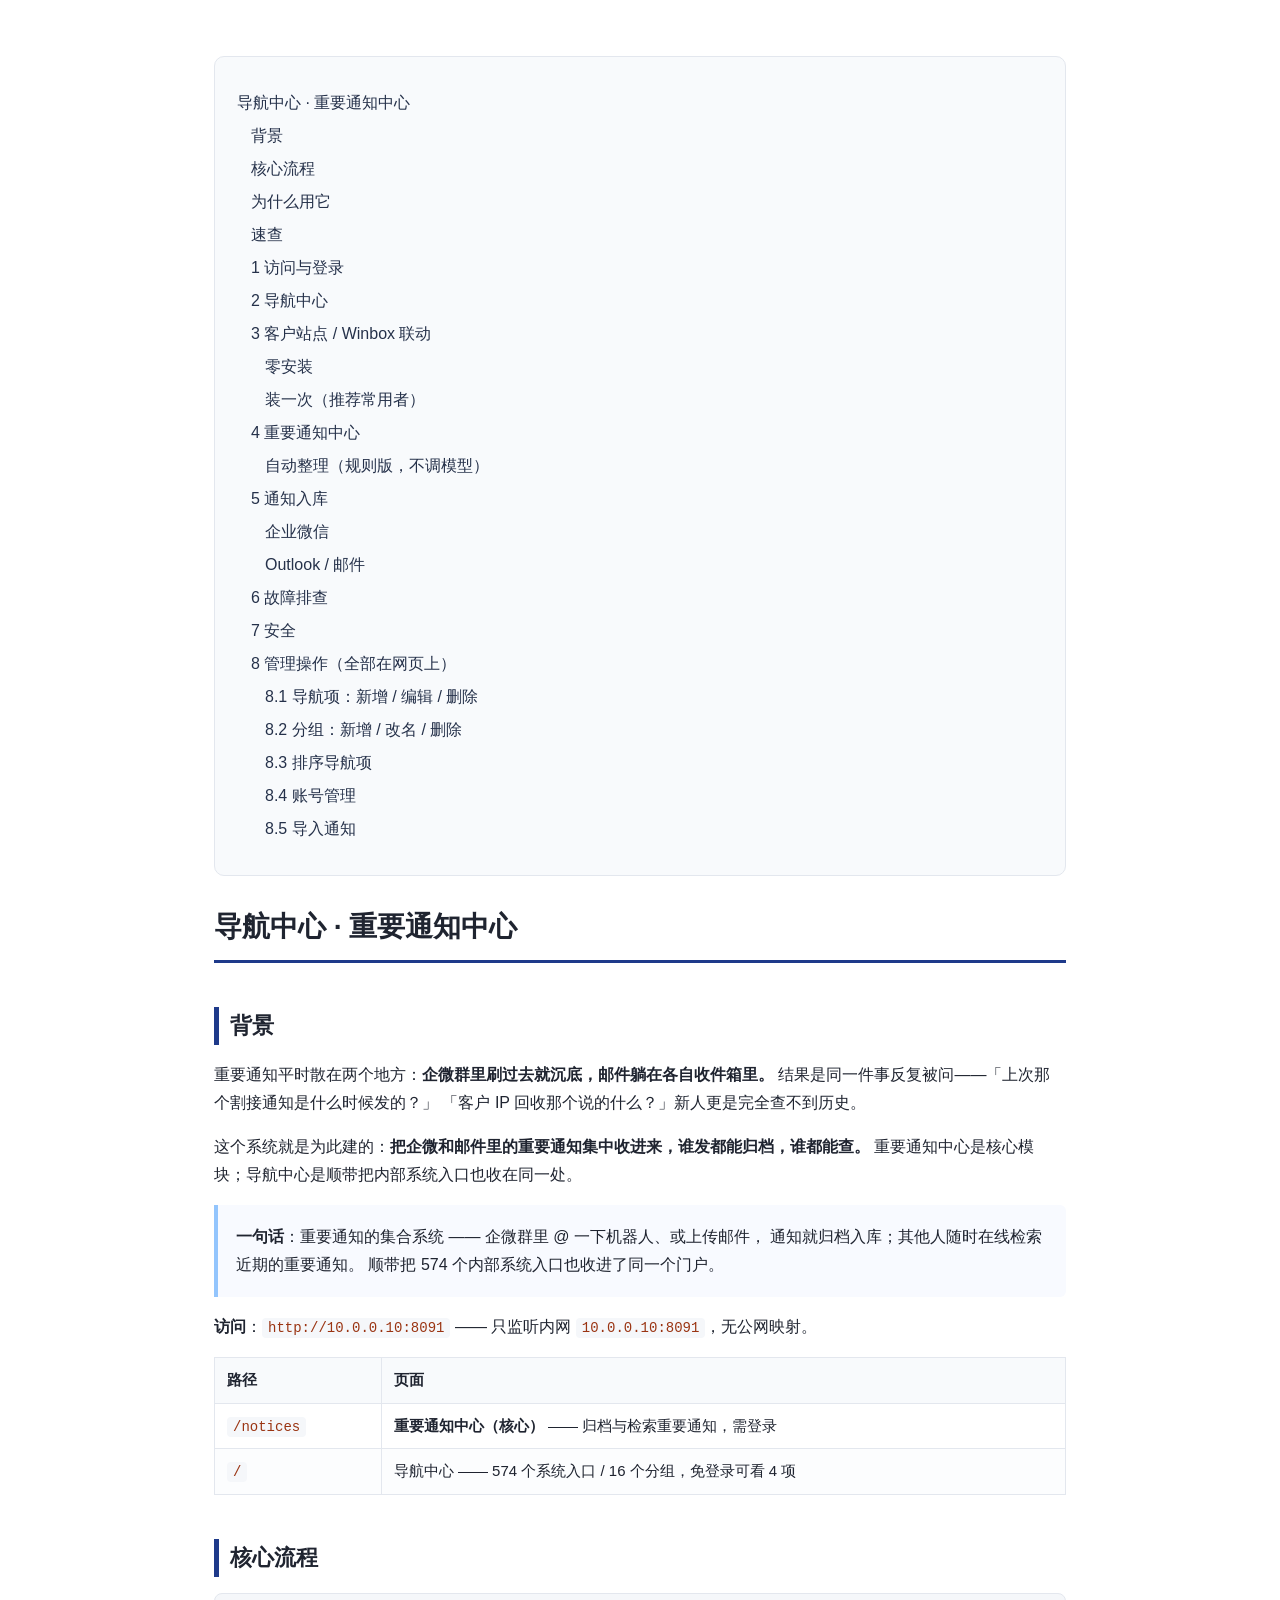
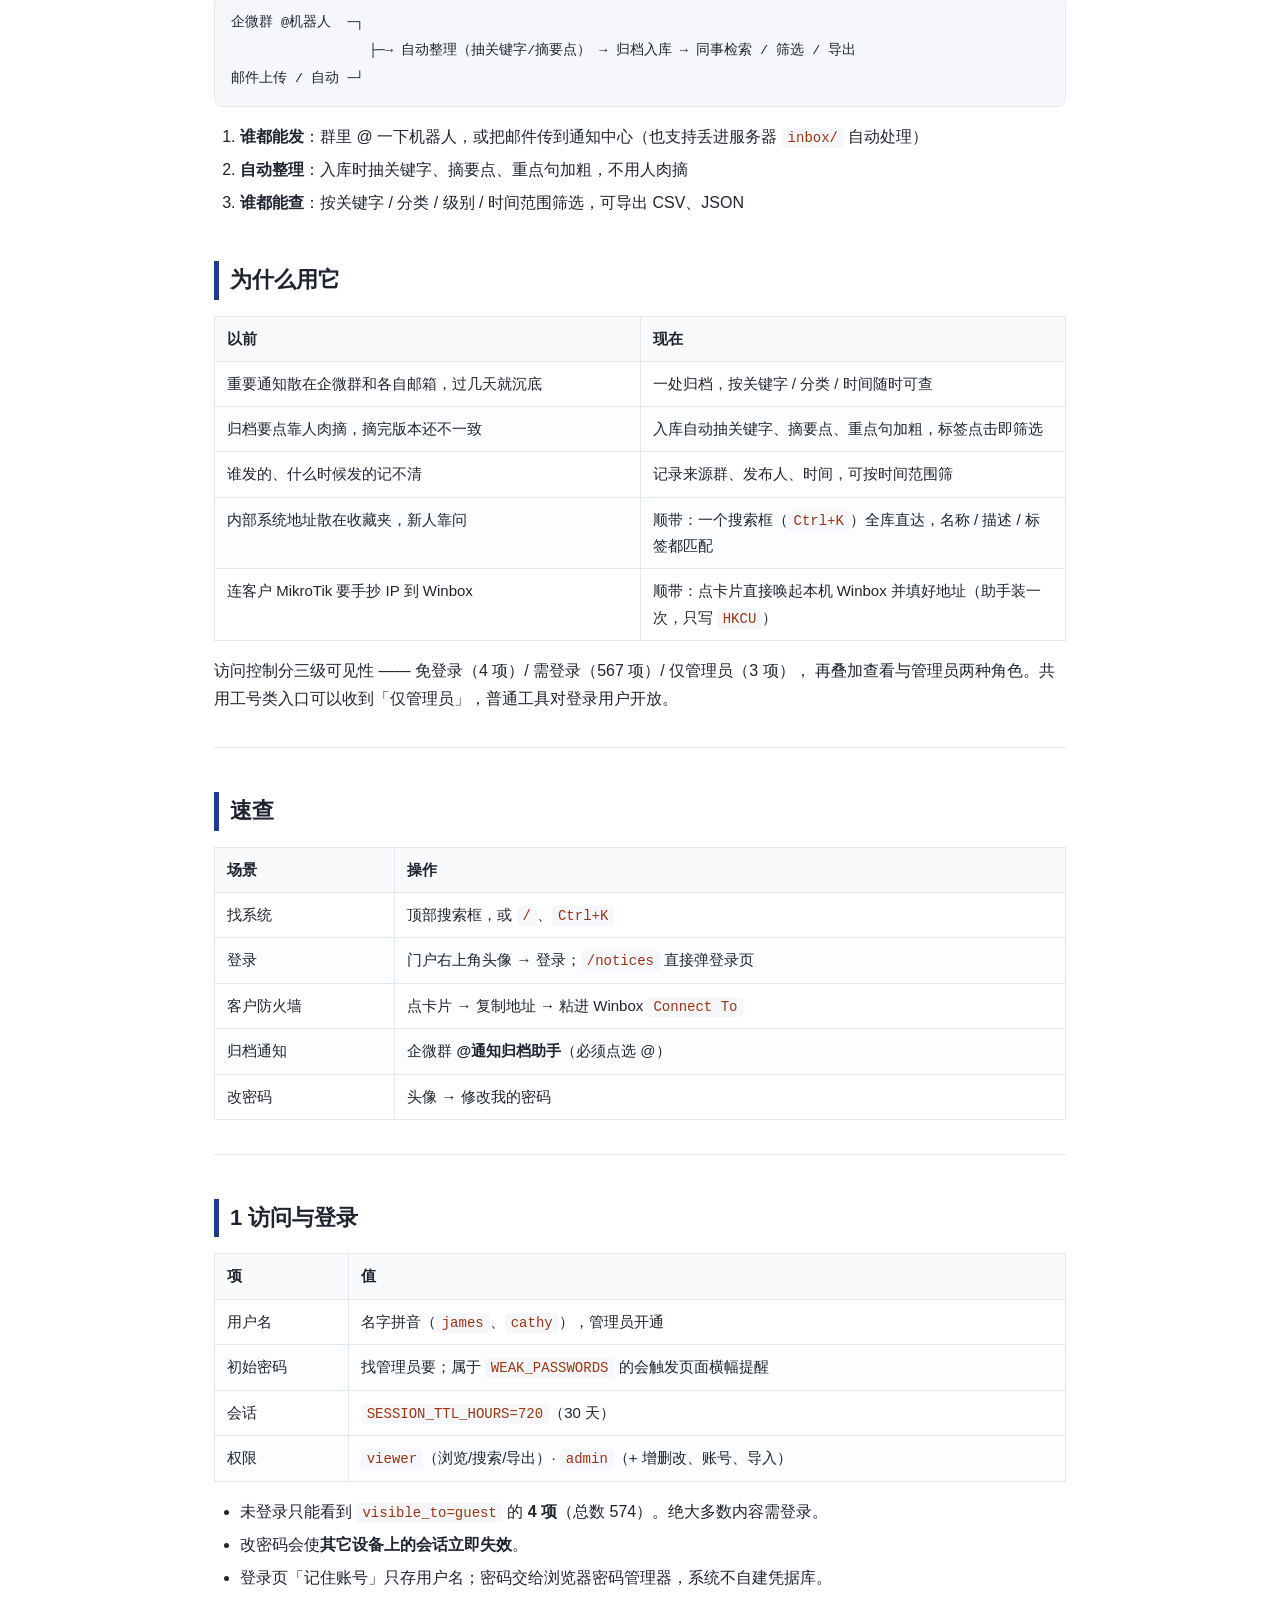
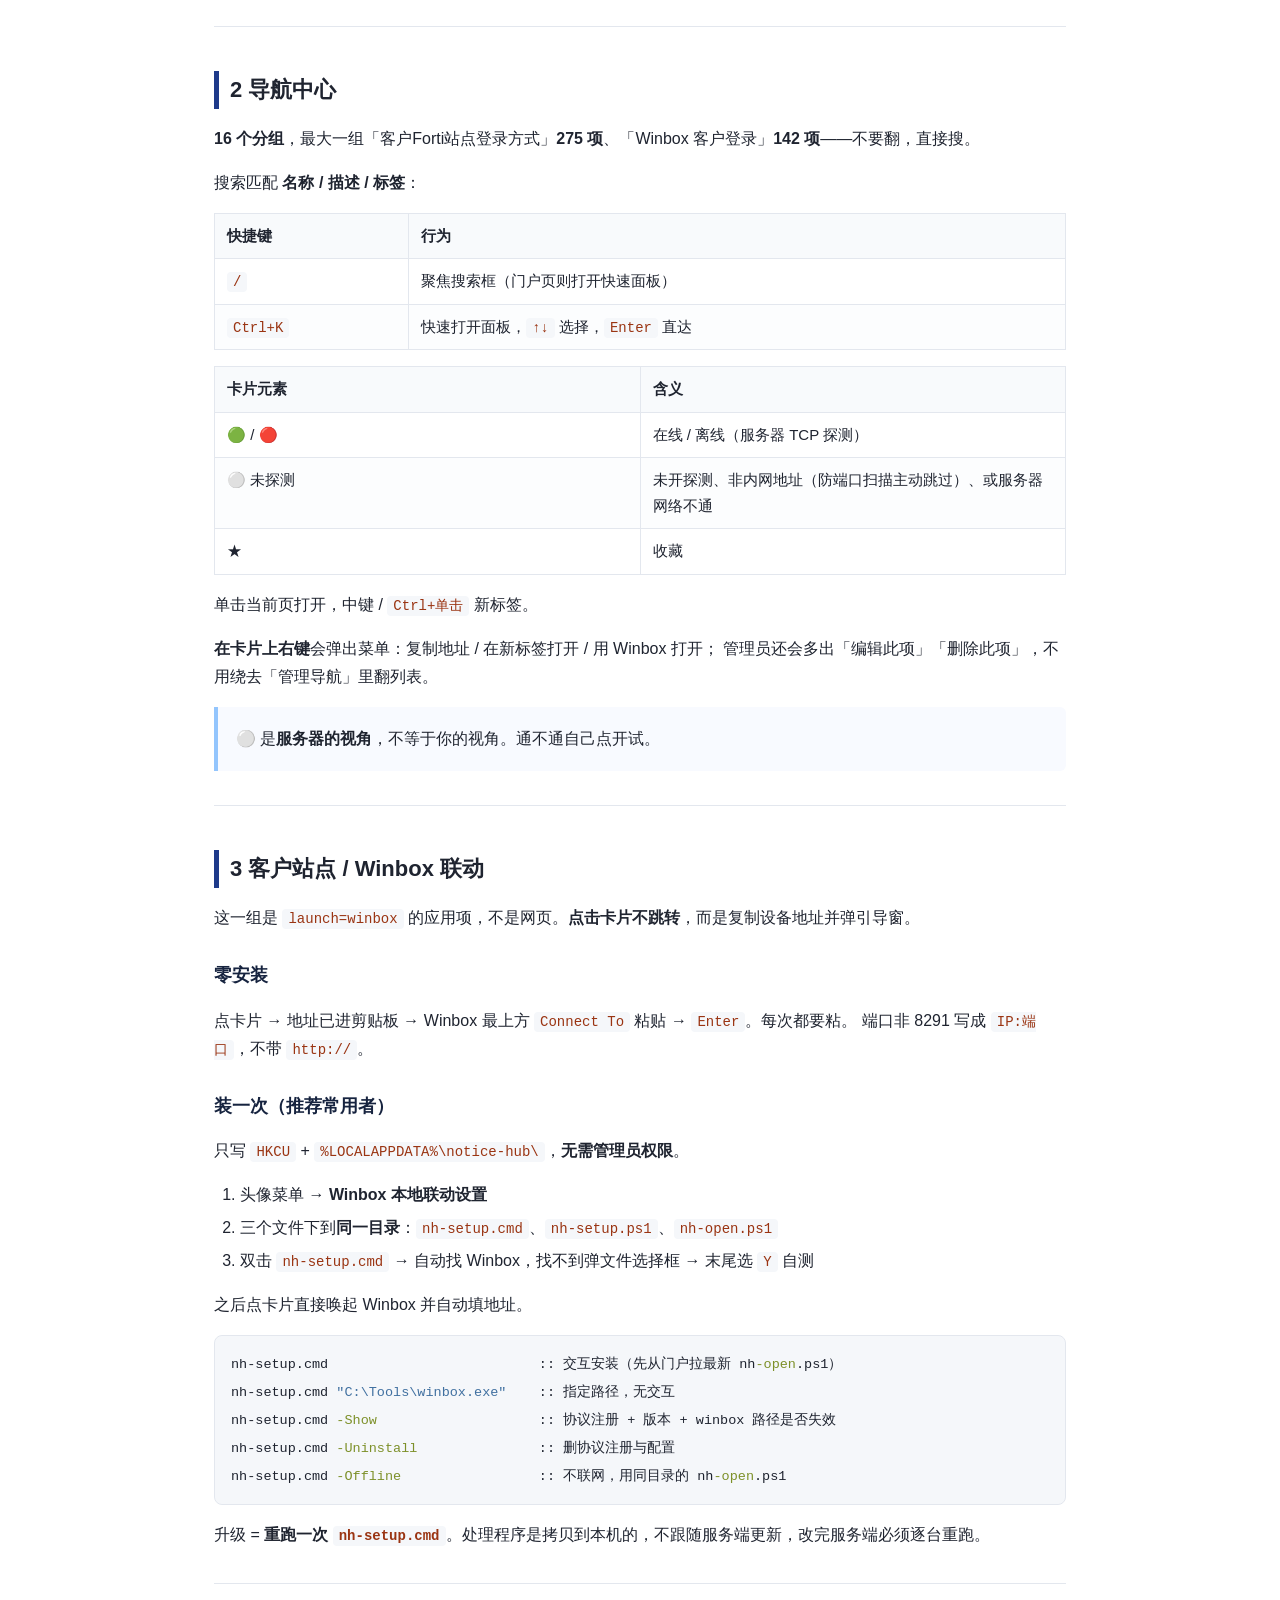
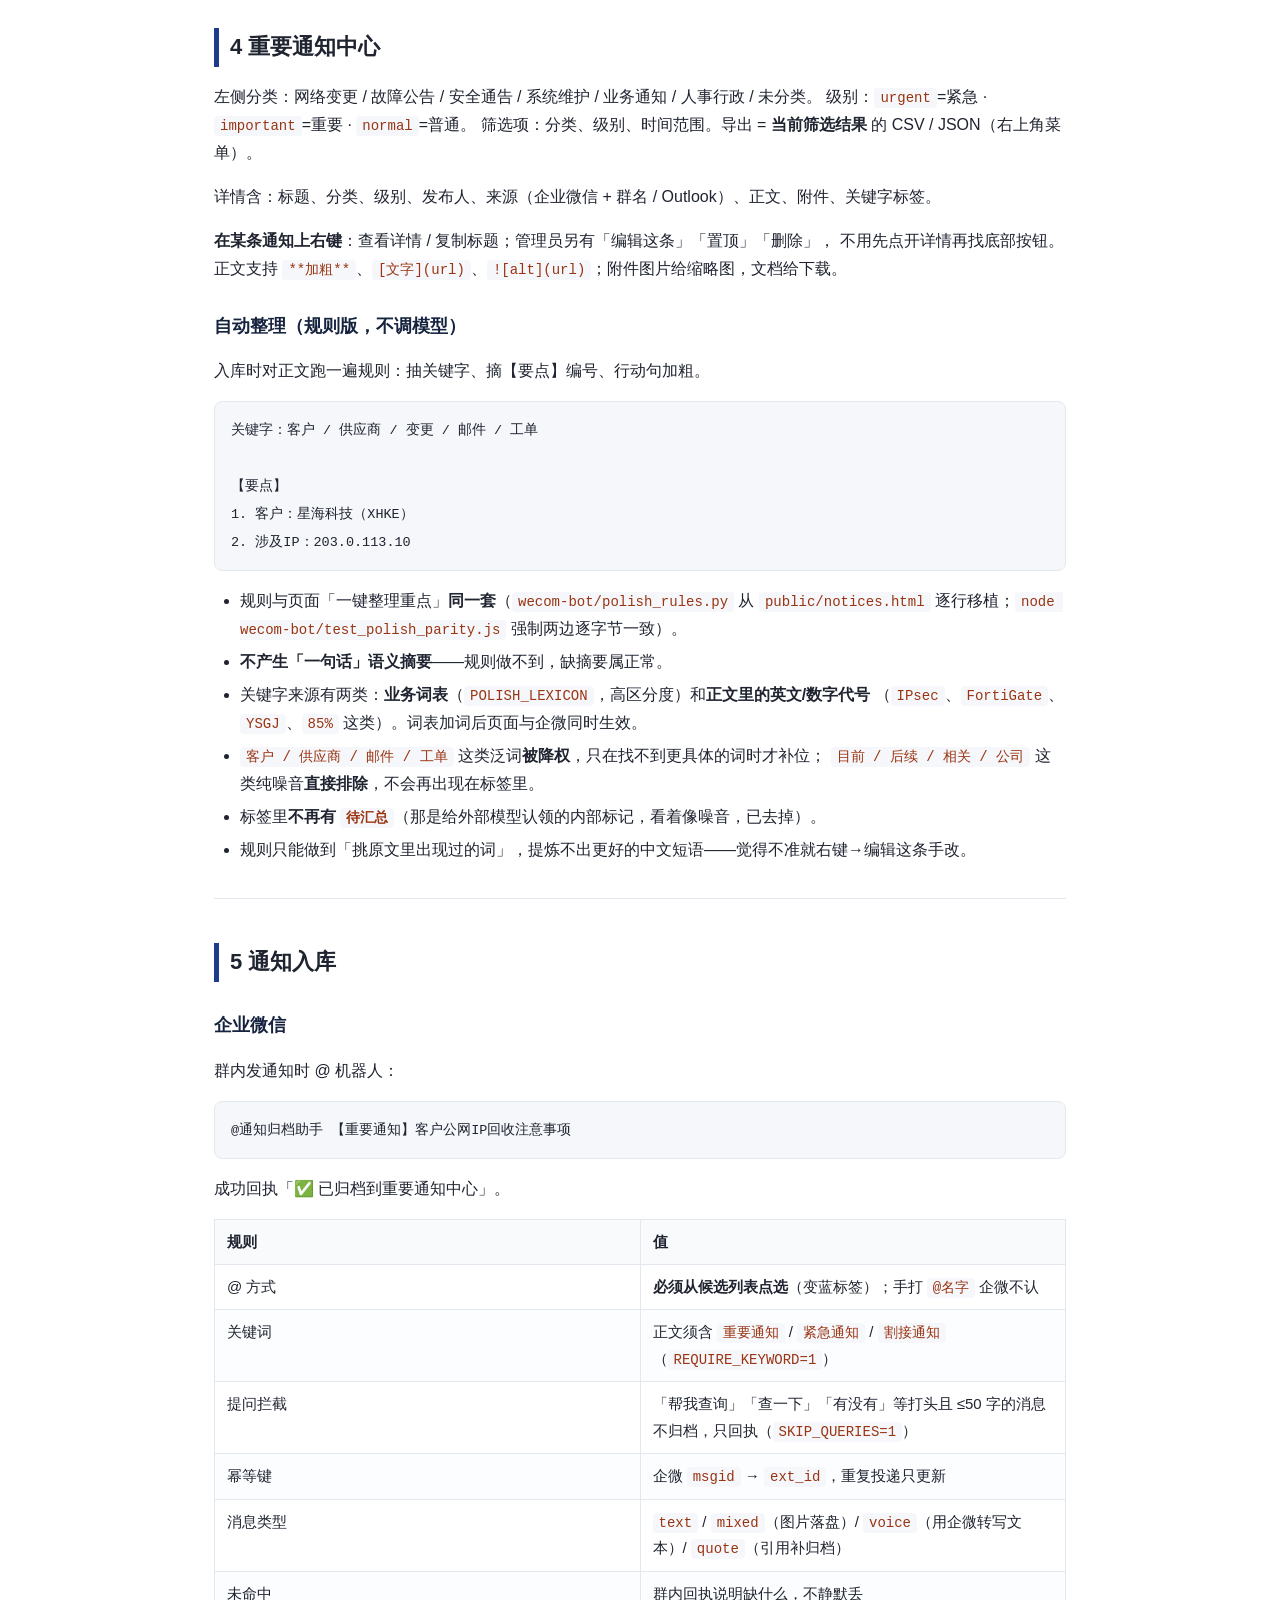
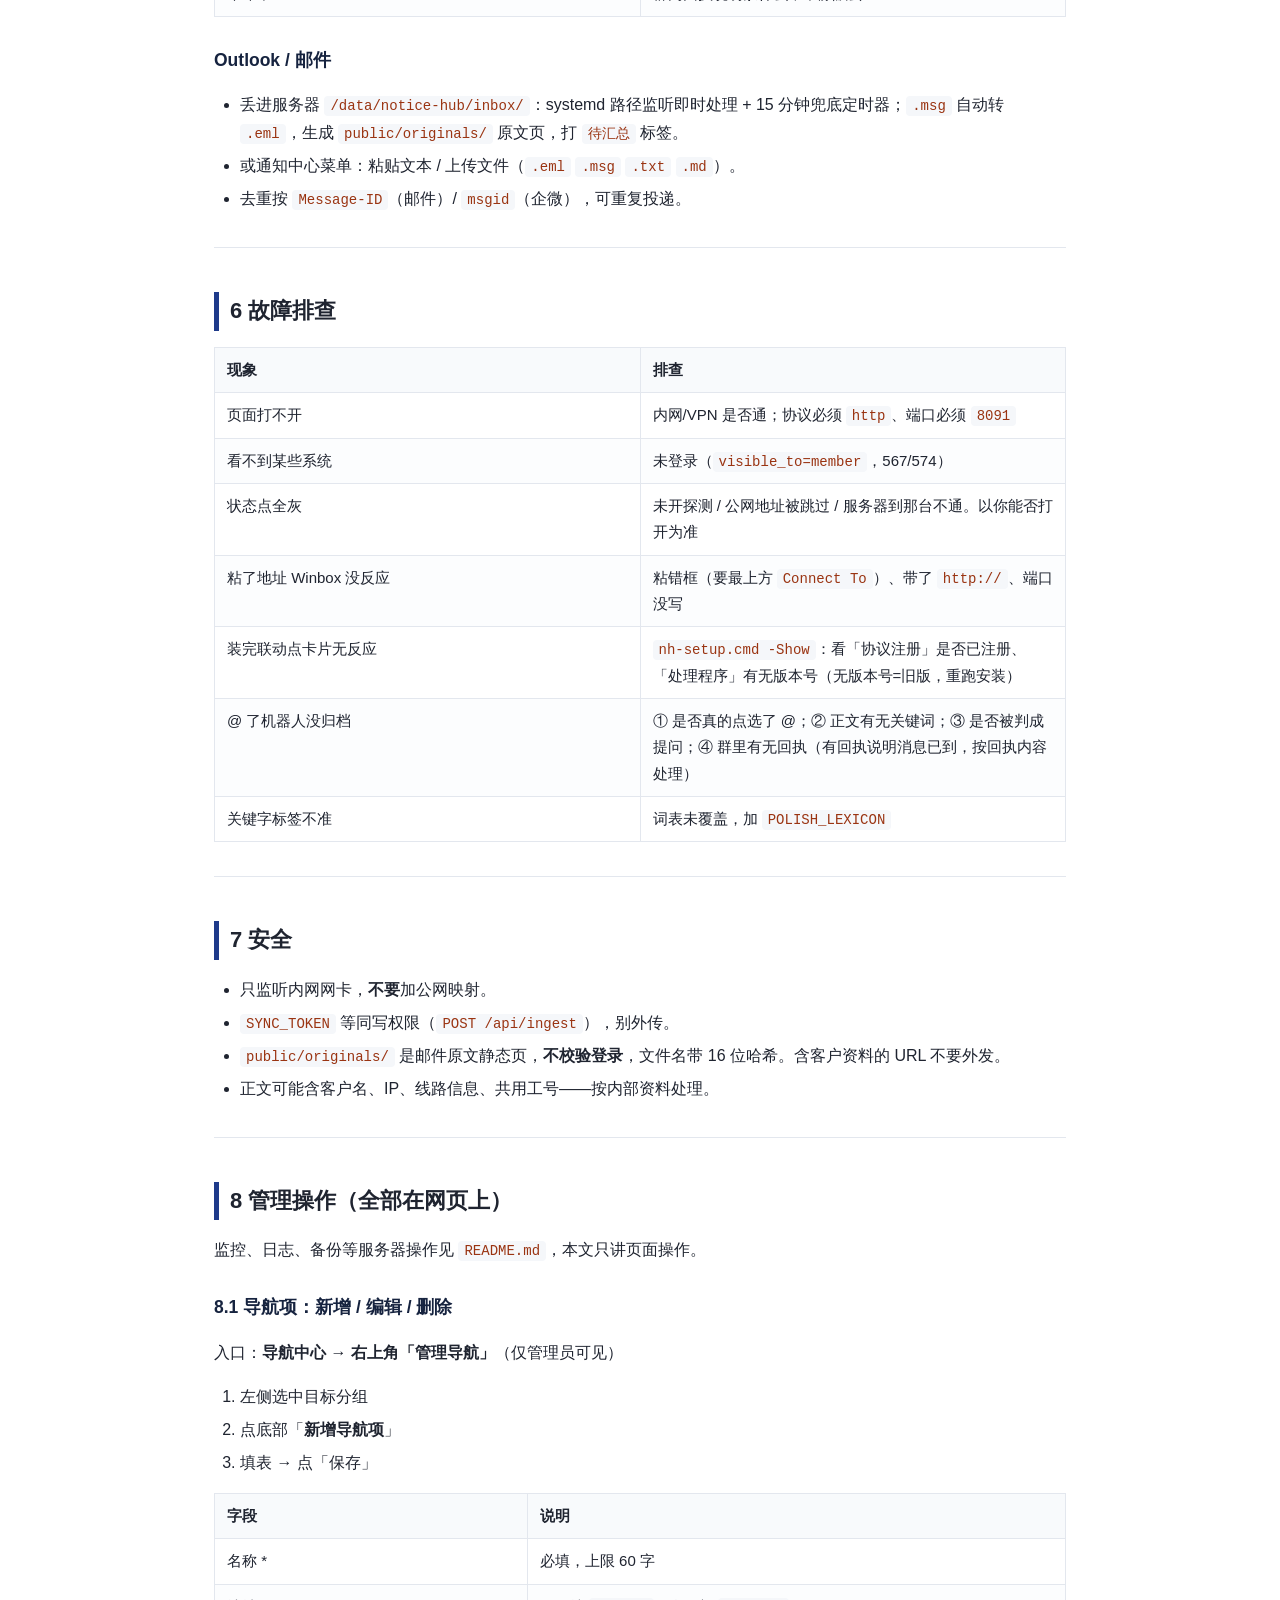
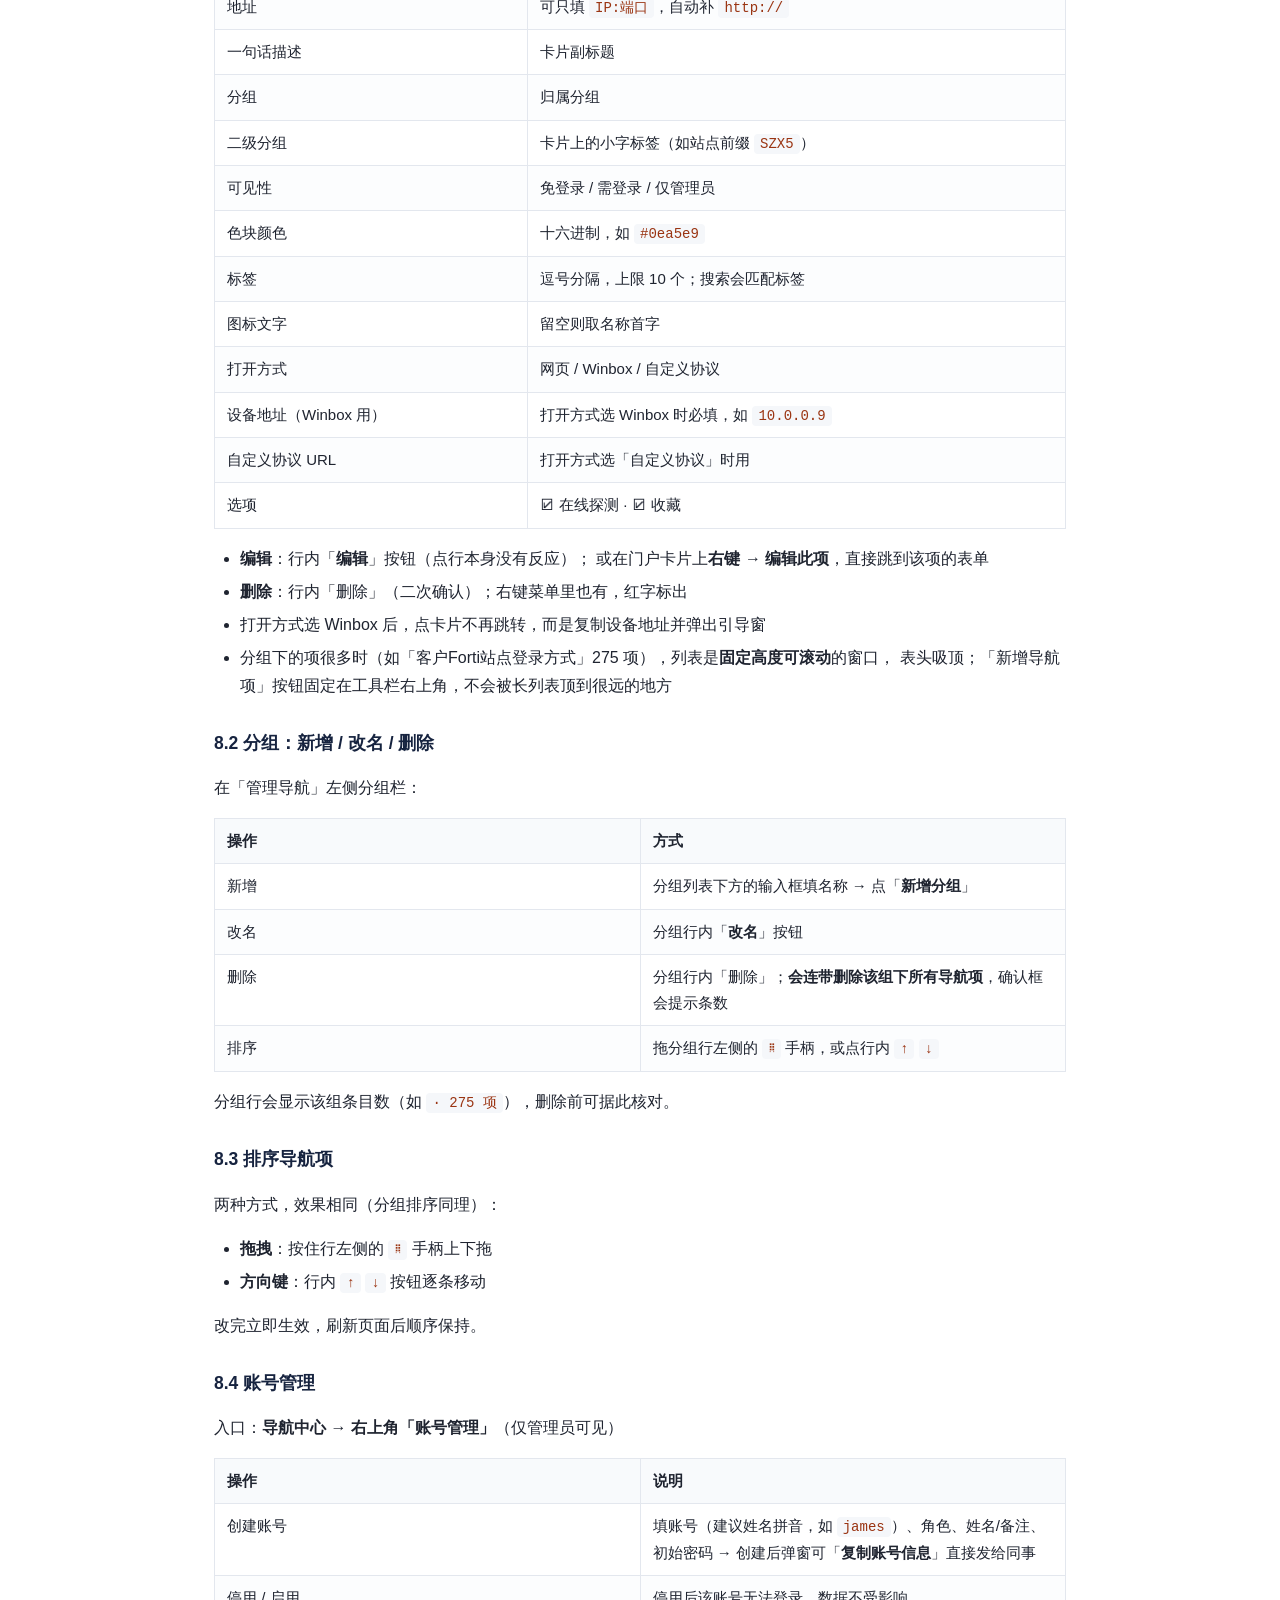
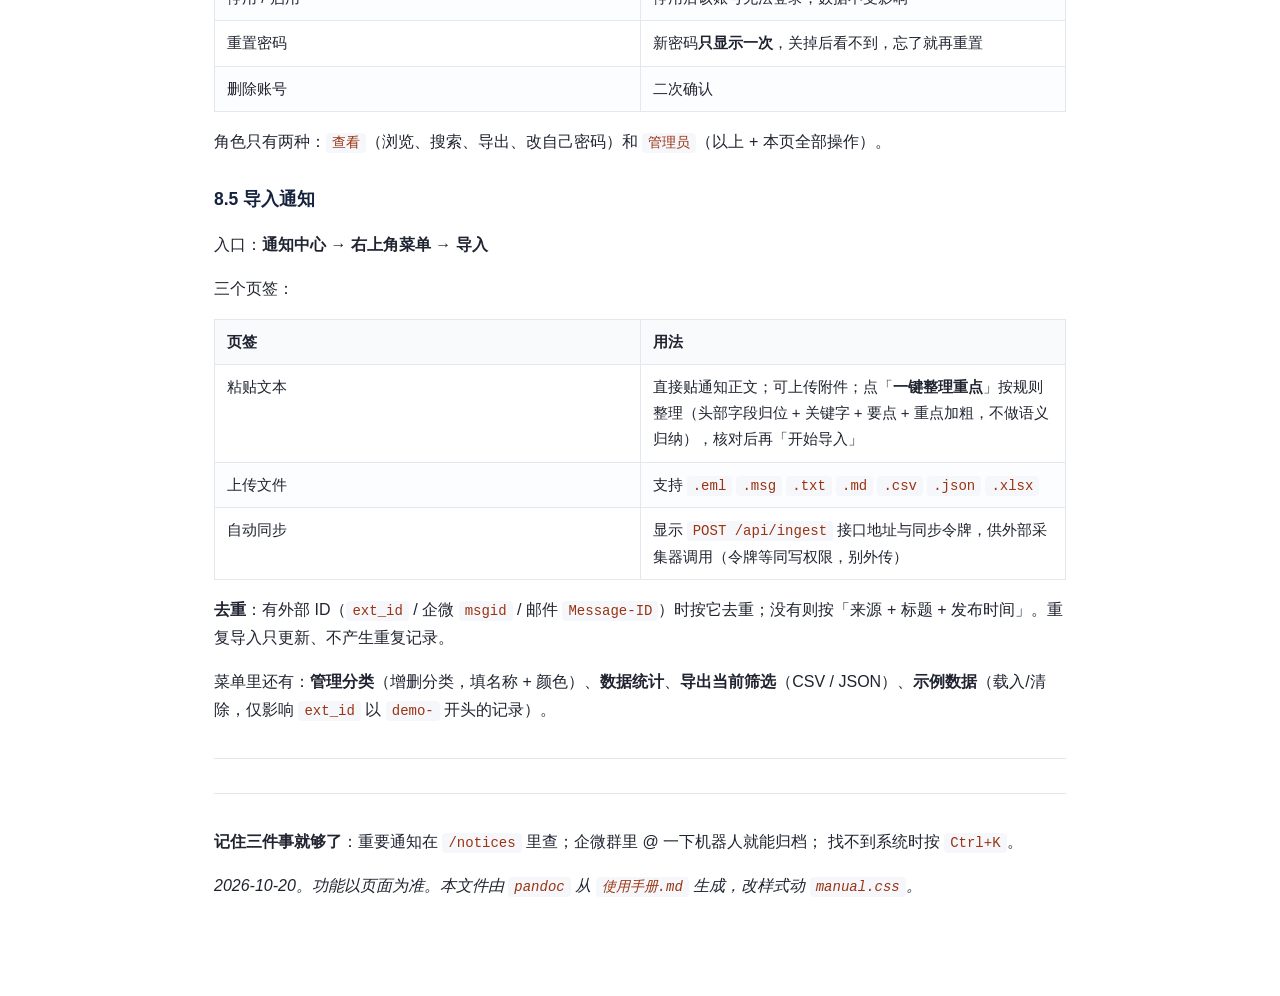
<file: docs/使用手册.html>
<!DOCTYPE html>
<html xmlns="http://www.w3.org/1999/xhtml" lang="zh-CN" xml:lang="zh-CN">
<head>
  <meta charset="utf-8" />
  <meta name="generator" content="pandoc" />
  <meta name="viewport" content="width=device-width, initial-scale=1.0, user-scalable=yes" />
  <title>导航中心 · 重要通知中心 使用手册</title>
  <style>
code{white-space: pre-wrap;}
span.smallcaps{font-variant: small-caps;}
div.columns{display: flex; gap: min(4vw, 1.5em);}
div.column{flex: auto; overflow-x: auto;}
div.hanging-indent{margin-left: 1.5em; text-indent: -1.5em;}

ul.task-list[class]{list-style: none;}
ul.task-list li input[type="checkbox"] {
font-size: inherit;
width: 0.8em;
margin: 0 0.8em 0.2em -1.6em;
vertical-align: middle;
}
.display.math{display: block; text-align: center; margin: 0.5rem auto;}

pre > code.sourceCode { white-space: pre; position: relative; }
pre > code.sourceCode > span { line-height: 1.25; }
pre > code.sourceCode > span:empty { height: 1.2em; }
.sourceCode { overflow: visible; }
code.sourceCode > span { color: inherit; text-decoration: inherit; }
div.sourceCode { margin: 1em 0; }
pre.sourceCode { margin: 0; }
@media screen {
div.sourceCode { overflow: auto; }
}
@media print {
pre > code.sourceCode { white-space: pre-wrap; }
pre > code.sourceCode > span { text-indent: -5em; padding-left: 5em; }
}
pre.numberSource code
{ counter-reset: source-line 0; }
pre.numberSource code > span
{ position: relative; left: -4em; counter-increment: source-line; }
pre.numberSource code > span > a:first-child::before
{ content: counter(source-line);
position: relative; left: -1em; text-align: right; vertical-align: baseline;
border: none; display: inline-block;
-webkit-touch-callout: none; -webkit-user-select: none;
-khtml-user-select: none; -moz-user-select: none;
-ms-user-select: none; user-select: none;
padding: 0 4px; width: 4em;
color: #aaaaaa;
}
pre.numberSource { margin-left: 3em; border-left: 1px solid #aaaaaa; padding-left: 4px; }
div.sourceCode
{ }
@media screen {
pre > code.sourceCode > span > a:first-child::before { text-decoration: underline; }
}
code span.al { color: #ff0000; font-weight: bold; } 
code span.an { color: #60a0b0; font-weight: bold; font-style: italic; } 
code span.at { color: #7d9029; } 
code span.bn { color: #40a070; } 
code span.bu { color: #008000; } 
code span.cf { color: #007020; font-weight: bold; } 
code span.ch { color: #4070a0; } 
code span.cn { color: #880000; } 
code span.co { color: #60a0b0; font-style: italic; } 
code span.cv { color: #60a0b0; font-weight: bold; font-style: italic; } 
code span.do { color: #ba2121; font-style: italic; } 
code span.dt { color: #902000; } 
code span.dv { color: #40a070; } 
code span.er { color: #ff0000; font-weight: bold; } 
code span.ex { } 
code span.fl { color: #40a070; } 
code span.fu { color: #06287e; } 
code span.im { color: #008000; font-weight: bold; } 
code span.in { color: #60a0b0; font-weight: bold; font-style: italic; } 
code span.kw { color: #007020; font-weight: bold; } 
code span.op { color: #666666; } 
code span.ot { color: #007020; } 
code span.pp { color: #bc7a00; } 
code span.sc { color: #4070a0; } 
code span.ss { color: #bb6688; } 
code span.st { color: #4070a0; } 
code span.va { color: #19177c; } 
code span.vs { color: #4070a0; } 
code span.wa { color: #60a0b0; font-weight: bold; font-style: italic; } 
</style>
  <style type="text/css">:root{--fg:#1f2430;--muted:#5b6472;--line:#e3e7ee;--accent:#1e3a8a;--bg:#ffffff;--code:#f5f7fa}
*{box-sizing:border-box}
body{max-width:900px;margin:0 auto;padding:32px 24px 80px;background:var(--bg);color:var(--fg);
font:16px/1.75 -apple-system,"Segoe UI","Microsoft YaHei","PingFang SC","Hiragino Sans GB",sans-serif}
h1{font-size:28px;line-height:1.35;margin:0 0 8px;padding-bottom:14px;border-bottom:3px solid var(--accent)}
h2{font-size:22px;margin:44px 0 14px;padding-left:11px;border-left:5px solid var(--accent)}
h3{font-size:17.5px;margin:28px 0 10px;color:#16233f}
h4{font-size:16px;margin:20px 0 8px}
p,li{color:var(--fg)}
a{color:#1d4ed8;text-decoration:none;border-bottom:1px solid #c7d2fe}
a:hover{border-bottom-color:#1d4ed8}
code{background:var(--code);padding:2px 6px;border-radius:4px;font-size:14px;
font-family:"Cascadia Code",Consolas,"Courier New",monospace;color:#9a3412}
pre{background:var(--code);padding:14px 16px;border-radius:8px;overflow-x:auto;border:1px solid var(--line)}
pre code{background:none;padding:0;color:var(--fg);font-size:13.5px;line-height:1.6}
table{border-collapse:collapse;width:100%;margin:16px 0;font-size:15px}
th,td{border:1px solid var(--line);padding:9px 12px;text-align:left;vertical-align:top}
th{background:#f8fafc;font-weight:600}
tr:nth-child(even) td{background:#fcfdfe}
blockquote{margin:16px 0;padding:12px 18px;background:#f8faff;border-left:4px solid #93c5fd;
border-radius:0 6px 6px 0;color:#25314a}
blockquote p{margin:6px 0}
hr{border:none;border-top:1px solid var(--line);margin:34px 0}
ul,ol{padding-left:26px}
li{margin:5px 0}
#TOC{background:#f8fafc;border:1px solid var(--line);border-radius:10px;padding:16px 22px;margin:24px 0 32px}
#TOC ul{list-style:none;padding-left:14px}
#TOC>ul{padding-left:0}
#TOC a{border:none;color:#25314a}
#TOC a:hover{color:#1d4ed8}
@media print{body{max-width:none;padding:0}a{color:inherit;border:none}h2{page-break-after:avoid}table{page-break-inside:avoid}}
</style>
</head>
<body>
<nav id="TOC" role="doc-toc">
<ul>
<li><a href="#导航中心-重要通知中心" id="toc-导航中心-重要通知中心">导航中心 · 重要通知中心</a>
<ul>
<li><a href="#背景" id="toc-背景">背景</a></li>
<li><a href="#核心流程" id="toc-核心流程">核心流程</a></li>
<li><a href="#为什么用它" id="toc-为什么用它">为什么用它</a></li>
<li><a href="#速查" id="toc-速查">速查</a></li>
<li><a href="#访问与登录" id="toc-访问与登录">1 访问与登录</a></li>
<li><a href="#导航中心" id="toc-导航中心">2 导航中心</a></li>
<li><a href="#客户站点-winbox-联动" id="toc-客户站点-winbox-联动">3
客户站点 / Winbox 联动</a>
<ul>
<li><a href="#零安装" id="toc-零安装">零安装</a></li>
<li><a href="#装一次推荐常用者" id="toc-装一次推荐常用者">装一次（推荐常用者）</a></li>
</ul></li>
<li><a href="#重要通知中心" id="toc-重要通知中心">4 重要通知中心</a>
<ul>
<li><a href="#自动整理规则版不调模型" id="toc-自动整理规则版不调模型">自动整理（规则版，不调模型）</a></li>
</ul></li>
<li><a href="#通知入库" id="toc-通知入库">5 通知入库</a>
<ul>
<li><a href="#企业微信" id="toc-企业微信">企业微信</a></li>
<li><a href="#outlook-邮件" id="toc-outlook-邮件">Outlook /
邮件</a></li>
</ul></li>
<li><a href="#故障排查" id="toc-故障排查">6 故障排查</a></li>
<li><a href="#安全" id="toc-安全">7 安全</a></li>
<li><a href="#管理操作全部在网页上" id="toc-管理操作全部在网页上">8
管理操作（全部在网页上）</a>
<ul>
<li><a href="#导航项新增-编辑-删除" id="toc-导航项新增-编辑-删除">8.1
导航项：新增 / 编辑 / 删除</a></li>
<li><a href="#分组新增-改名-删除" id="toc-分组新增-改名-删除">8.2
分组：新增 / 改名 / 删除</a></li>
<li><a href="#排序导航项" id="toc-排序导航项">8.3 排序导航项</a></li>
<li><a href="#账号管理" id="toc-账号管理">8.4 账号管理</a></li>
<li><a href="#导入通知" id="toc-导入通知">8.5 导入通知</a></li>
</ul></li>
</ul></li>
</ul>
</nav>
<h1 id="导航中心-重要通知中心">导航中心 · 重要通知中心</h1>
<h2 id="背景">背景</h2>
<p>重要通知平时散在两个地方：<strong>企微群里刷过去就沉底，邮件躺在各自收件箱里。</strong>
结果是同一件事反复被问——「上次那个割接通知是什么时候发的？」 「客户 IP
回收那个说的什么？」新人更是完全查不到历史。</p>
<p>这个系统就是为此建的：<strong>把企微和邮件里的重要通知集中收进来，谁发都能归档，谁都能查。</strong>
重要通知中心是核心模块；导航中心是顺带把内部系统入口也收在同一处。</p>
<blockquote>
<p><strong>一句话</strong>：重要通知的集合系统 —— 企微群里 @
一下机器人、或上传邮件，
通知就归档入库；其他人随时在线检索近期的重要通知。 顺带把 574
个内部系统入口也收进了同一个门户。</p>
</blockquote>
<p><strong>访问</strong>：<code>http://10.0.0.10:8091</code> ——
只监听内网 <code>10.0.0.10:8091</code>，无公网映射。</p>
<table>
<thead>
<tr class="header">
<th>路径</th>
<th>页面</th>
</tr>
</thead>
<tbody>
<tr class="odd">
<td><code>/notices</code></td>
<td><strong>重要通知中心（核心）</strong> ——
归档与检索重要通知，需登录</td>
</tr>
<tr class="even">
<td><code>/</code></td>
<td>导航中心 —— 574 个系统入口 / 16 个分组，免登录可看 4 项</td>
</tr>
</tbody>
</table>
<h2 id="核心流程">核心流程</h2>
<pre><code>企微群 @机器人  ─┐
                 ├─→ 自动整理（抽关键字/摘要点） → 归档入库 → 同事检索 / 筛选 / 导出
邮件上传 / 自动 ─┘</code></pre>
<ol type="1">
<li><strong>谁都能发</strong>：群里 @
一下机器人，或把邮件传到通知中心（也支持丢进服务器 <code>inbox/</code>
自动处理）</li>
<li><strong>自动整理</strong>：入库时抽关键字、摘要点、重点句加粗，不用人肉摘</li>
<li><strong>谁都能查</strong>：按关键字 / 分类 / 级别 /
时间范围筛选，可导出 CSV、JSON</li>
</ol>
<h2 id="为什么用它">为什么用它</h2>
<table>
<colgroup>
<col style="width: 50%" />
<col style="width: 50%" />
</colgroup>
<thead>
<tr class="header">
<th>以前</th>
<th>现在</th>
</tr>
</thead>
<tbody>
<tr class="odd">
<td>重要通知散在企微群和各自邮箱，过几天就沉底</td>
<td>一处归档，按关键字 / 分类 / 时间随时可查</td>
</tr>
<tr class="even">
<td>归档要点靠人肉摘，摘完版本还不一致</td>
<td>入库自动抽关键字、摘要点、重点句加粗，标签点击即筛选</td>
</tr>
<tr class="odd">
<td>谁发的、什么时候发的记不清</td>
<td>记录来源群、发布人、时间，可按时间范围筛</td>
</tr>
<tr class="even">
<td>内部系统地址散在收藏夹，新人靠问</td>
<td>顺带：一个搜索框（<code>Ctrl+K</code>）全库直达，名称 / 描述 /
标签都匹配</td>
</tr>
<tr class="odd">
<td>连客户 MikroTik 要手抄 IP 到 Winbox</td>
<td>顺带：点卡片直接唤起本机 Winbox 并填好地址（助手装一次，只写
<code>HKCU</code>）</td>
</tr>
</tbody>
</table>
<p>访问控制分三级可见性 —— 免登录（4 项）/ 需登录（567 项）/ 仅管理员（3
项），
再叠加查看与管理员两种角色。共用工号类入口可以收到「仅管理员」，普通工具对登录用户开放。</p>
<hr />
<h2 id="速查">速查</h2>
<table>
<thead>
<tr class="header">
<th>场景</th>
<th>操作</th>
</tr>
</thead>
<tbody>
<tr class="odd">
<td>找系统</td>
<td>顶部搜索框，或 <code>/</code>、<code>Ctrl+K</code></td>
</tr>
<tr class="even">
<td>登录</td>
<td>门户右上角头像 → 登录；<code>/notices</code> 直接弹登录页</td>
</tr>
<tr class="odd">
<td>客户防火墙</td>
<td>点卡片 → 复制地址 → 粘进 Winbox <code>Connect To</code></td>
</tr>
<tr class="even">
<td>归档通知</td>
<td>企微群 <strong><span class="citation" data-cites="通知归档助手">@通知归档助手</span></strong>（必须点选
@）</td>
</tr>
<tr class="odd">
<td>改密码</td>
<td>头像 → 修改我的密码</td>
</tr>
</tbody>
</table>
<hr />
<h2 id="访问与登录">1 访问与登录</h2>
<table>
<thead>
<tr class="header">
<th>项</th>
<th>值</th>
</tr>
</thead>
<tbody>
<tr class="odd">
<td>用户名</td>
<td>名字拼音（<code>james</code>、<code>cathy</code>），管理员开通</td>
</tr>
<tr class="even">
<td>初始密码</td>
<td>找管理员要；属于 <code>WEAK_PASSWORDS</code>
的会触发页面横幅提醒</td>
</tr>
<tr class="odd">
<td>会话</td>
<td><code>SESSION_TTL_HOURS=720</code>（30 天）</td>
</tr>
<tr class="even">
<td>权限</td>
<td><code>viewer</code>（浏览/搜索/导出）· <code>admin</code>（+
增删改、账号、导入）</td>
</tr>
</tbody>
</table>
<ul>
<li>未登录只能看到 <code>visible_to=guest</code> 的 <strong>4
项</strong>（总数 574）。绝大多数内容需登录。</li>
<li>改密码会使<strong>其它设备上的会话立即失效</strong>。</li>
<li>登录页「记住账号」只存用户名；密码交给浏览器密码管理器，系统不自建凭据库。</li>
</ul>
<hr />
<h2 id="导航中心">2 导航中心</h2>
<p><strong>16
个分组</strong>，最大一组「客户Forti站点登录方式」<strong>275
项</strong>、「Winbox 客户登录」<strong>142
项</strong>——不要翻，直接搜。</p>
<p>搜索匹配 <strong>名称 / 描述 / 标签</strong>：</p>
<table>
<thead>
<tr class="header">
<th>快捷键</th>
<th>行为</th>
</tr>
</thead>
<tbody>
<tr class="odd">
<td><code>/</code></td>
<td>聚焦搜索框（门户页则打开快速面板）</td>
</tr>
<tr class="even">
<td><code>Ctrl+K</code></td>
<td>快速打开面板，<code>↑↓</code> 选择，<code>Enter</code> 直达</td>
</tr>
</tbody>
</table>
<table>
<colgroup>
<col style="width: 50%" />
<col style="width: 50%" />
</colgroup>
<thead>
<tr class="header">
<th>卡片元素</th>
<th>含义</th>
</tr>
</thead>
<tbody>
<tr class="odd">
<td>🟢 / 🔴</td>
<td>在线 / 离线（服务器 TCP 探测）</td>
</tr>
<tr class="even">
<td>⚪ 未探测</td>
<td>未开探测、非内网地址（防端口扫描主动跳过）、或服务器网络不通</td>
</tr>
<tr class="odd">
<td>★</td>
<td>收藏</td>
</tr>
</tbody>
</table>
<p>单击当前页打开，中键 / <code>Ctrl+单击</code> 新标签。</p>
<p><strong>在卡片上右键</strong>会弹出菜单：复制地址 / 在新标签打开 / 用
Winbox 打开；
管理员还会多出「编辑此项」「删除此项」，不用绕去「管理导航」里翻列表。</p>
<blockquote>
<p>⚪
是<strong>服务器的视角</strong>，不等于你的视角。通不通自己点开试。</p>
</blockquote>
<hr />
<h2 id="客户站点-winbox-联动">3 客户站点 / Winbox 联动</h2>
<p>这一组是 <code>launch=winbox</code>
的应用项，不是网页。<strong>点击卡片不跳转</strong>，而是复制设备地址并弹引导窗。</p>
<h3 id="零安装">零安装</h3>
<p>点卡片 → 地址已进剪贴板 → Winbox 最上方 <code>Connect To</code> 粘贴
→ <code>Enter</code>。每次都要粘。 端口非 8291 写成
<code>IP:端口</code>，不带 <code>http://</code>。</p>
<h3 id="装一次推荐常用者">装一次（推荐常用者）</h3>
<p>只写 <code>HKCU</code> +
<code>%LOCALAPPDATA%\notice-hub\</code>，<strong>无需管理员权限</strong>。</p>
<ol type="1">
<li>头像菜单 → <strong>Winbox 本地联动设置</strong></li>
<li>三个文件下到<strong>同一目录</strong>：<code>nh-setup.cmd</code>、<code>nh-setup.ps1</code>、<code>nh-open.ps1</code></li>
<li>双击 <code>nh-setup.cmd</code> → 自动找 Winbox，找不到弹文件选择框 →
末尾选 <code>Y</code> 自测</li>
</ol>
<p>之后点卡片直接唤起 Winbox 并自动填地址。</p>
<div class="sourceCode" id="cb2"><pre class="sourceCode cmd"><code class="sourceCode dosbat"><span id="cb2-1"><a href="#cb2-1" aria-hidden="true" tabindex="-1"></a>nh-setup.cmd                          :: 交互安装（先从门户拉最新 nh<span class="at">-open</span>.ps1）</span>
<span id="cb2-2"><a href="#cb2-2" aria-hidden="true" tabindex="-1"></a>nh-setup.cmd <span class="st">&quot;C:\Tools\winbox.exe&quot;</span>    :: 指定路径，无交互</span>
<span id="cb2-3"><a href="#cb2-3" aria-hidden="true" tabindex="-1"></a>nh-setup.cmd <span class="at">-Show</span>                    :: 协议注册 + 版本 + winbox 路径是否失效</span>
<span id="cb2-4"><a href="#cb2-4" aria-hidden="true" tabindex="-1"></a>nh-setup.cmd <span class="at">-Uninstall</span>               :: 删协议注册与配置</span>
<span id="cb2-5"><a href="#cb2-5" aria-hidden="true" tabindex="-1"></a>nh-setup.cmd <span class="at">-Offline</span>                 :: 不联网，用同目录的 nh<span class="at">-open</span>.ps1</span></code></pre></div>
<p>升级 = <strong>重跑一次
<code>nh-setup.cmd</code></strong>。处理程序是拷贝到本机的，不跟随服务端更新，改完服务端必须逐台重跑。</p>
<hr />
<h2 id="重要通知中心">4 重要通知中心</h2>
<p>左侧分类：网络变更 / 故障公告 / 安全通告 / 系统维护 / 业务通知 /
人事行政 / 未分类。 级别：<code>urgent</code>=紧急 ·
<code>important</code>=重要 · <code>normal</code>=普通。
筛选项：分类、级别、时间范围。导出 = <strong>当前筛选结果</strong> 的
CSV / JSON（右上角菜单）。</p>
<p>详情含：标题、分类、级别、发布人、来源（企业微信 + 群名 /
Outlook）、正文、附件、关键字标签。</p>
<p><strong>在某条通知上右键</strong>：查看详情 /
复制标题；管理员另有「编辑这条」「置顶」「删除」，
不用先点开详情再找底部按钮。 正文支持
<code>**加粗**</code>、<code>[文字](url)</code>、<code>![alt](url)</code>；附件图片给缩略图，文档给下载。</p>
<h3 id="自动整理规则版不调模型">自动整理（规则版，不调模型）</h3>
<p>入库时对正文跑一遍规则：抽关键字、摘【要点】编号、行动句加粗。</p>
<pre><code>关键字：客户 / 供应商 / 变更 / 邮件 / 工单

【要点】
1. 客户：星海科技（XHKE）
2. 涉及IP：203.0.113.10</code></pre>
<ul>
<li>规则与页面「一键整理重点」<strong>同一套</strong>（<code>wecom-bot/polish_rules.py</code>
从 <code>public/notices.html</code>
逐行移植；<code>node wecom-bot/test_polish_parity.js</code>
强制两边逐字节一致）。</li>
<li><strong>不产生「一句话」语义摘要</strong>——规则做不到，缺摘要属正常。</li>
<li>关键字来源有两类：<strong>业务词表</strong>（<code>POLISH_LEXICON</code>，高区分度）和<strong>正文里的英文/数字代号</strong>
（<code>IPsec</code>、<code>FortiGate</code>、<code>YSGJ</code>、<code>85%</code>
这类）。词表加词后页面与企微同时生效。</li>
<li><code>客户 / 供应商 / 邮件 / 工单</code>
这类泛词<strong>被降权</strong>，只在找不到更具体的词时才补位；
<code>目前 / 后续 / 相关 / 公司</code>
这类纯噪音<strong>直接排除</strong>，不会再出现在标签里。</li>
<li>标签里<strong>不再有
<code>待汇总</code></strong>（那是给外部模型认领的内部标记，看着像噪音，已去掉）。</li>
<li>规则只能做到「挑原文里出现过的词」，提炼不出更好的中文短语——觉得不准就右键→编辑这条手改。</li>
</ul>
<hr />
<h2 id="通知入库">5 通知入库</h2>
<h3 id="企业微信">企业微信</h3>
<p>群内发通知时 @ 机器人：</p>
<pre><code>@通知归档助手 【重要通知】客户公网IP回收注意事项</code></pre>
<p>成功回执「✅ 已归档到重要通知中心」。</p>
<table>
<colgroup>
<col style="width: 50%" />
<col style="width: 50%" />
</colgroup>
<thead>
<tr class="header">
<th>规则</th>
<th>值</th>
</tr>
</thead>
<tbody>
<tr class="odd">
<td>@ 方式</td>
<td><strong>必须从候选列表点选</strong>（变蓝标签）；手打
<code>@名字</code> 企微不认</td>
</tr>
<tr class="even">
<td>关键词</td>
<td>正文须含 <code>重要通知</code> / <code>紧急通知</code> /
<code>割接通知</code>（<code>REQUIRE_KEYWORD=1</code>）</td>
</tr>
<tr class="odd">
<td>提问拦截</td>
<td>「帮我查询」「查一下」「有没有」等打头且 ≤50
字的消息不归档，只回执（<code>SKIP_QUERIES=1</code>）</td>
</tr>
<tr class="even">
<td>幂等键</td>
<td>企微 <code>msgid</code> → <code>ext_id</code>，重复投递只更新</td>
</tr>
<tr class="odd">
<td>消息类型</td>
<td><code>text</code> / <code>mixed</code>（图片落盘）/
<code>voice</code>（用企微转写文本）/
<code>quote</code>（引用补归档）</td>
</tr>
<tr class="even">
<td>未命中</td>
<td>群内回执说明缺什么，不静默丢</td>
</tr>
</tbody>
</table>
<h3 id="outlook-邮件">Outlook / 邮件</h3>
<ul>
<li>丢进服务器 <code>/data/notice-hub/inbox/</code>：systemd
路径监听即时处理 + 15 分钟兜底定时器；<code>.msg</code> 自动转
<code>.eml</code>，生成 <code>public/originals/</code> 原文页，打
<code>待汇总</code> 标签。</li>
<li>或通知中心菜单：粘贴文本 / 上传文件（<code>.eml</code>
<code>.msg</code> <code>.txt</code> <code>.md</code>）。</li>
<li>去重按 <code>Message-ID</code>（邮件）/
<code>msgid</code>（企微），可重复投递。</li>
</ul>
<hr />
<h2 id="故障排查">6 故障排查</h2>
<table>
<colgroup>
<col style="width: 50%" />
<col style="width: 50%" />
</colgroup>
<thead>
<tr class="header">
<th>现象</th>
<th>排查</th>
</tr>
</thead>
<tbody>
<tr class="odd">
<td>页面打不开</td>
<td>内网/VPN 是否通；协议必须 <code>http</code>、端口必须
<code>8091</code></td>
</tr>
<tr class="even">
<td>看不到某些系统</td>
<td>未登录（<code>visible_to=member</code>，567/574）</td>
</tr>
<tr class="odd">
<td>状态点全灰</td>
<td>未开探测 / 公网地址被跳过 / 服务器到那台不通。以你能否打开为准</td>
</tr>
<tr class="even">
<td>粘了地址 Winbox 没反应</td>
<td>粘错框（要最上方 <code>Connect To</code>）、带了
<code>http://</code>、端口没写</td>
</tr>
<tr class="odd">
<td>装完联动点卡片无反应</td>
<td><code>nh-setup.cmd -Show</code>：看「协议注册」是否已注册、「处理程序」有无版本号（无版本号=旧版，重跑安装）</td>
</tr>
<tr class="even">
<td>@ 了机器人没归档</td>
<td>① 是否真的点选了 @；② 正文有无关键词；③ 是否被判成提问；④
群里有无回执（有回执说明消息已到，按回执内容处理）</td>
</tr>
<tr class="odd">
<td>关键字标签不准</td>
<td>词表未覆盖，加 <code>POLISH_LEXICON</code></td>
</tr>
</tbody>
</table>
<hr />
<h2 id="安全">7 安全</h2>
<ul>
<li>只监听内网网卡，<strong>不要</strong>加公网映射。</li>
<li><code>SYNC_TOKEN</code>
等同写权限（<code>POST /api/ingest</code>），别外传。</li>
<li><code>public/originals/</code>
是邮件原文静态页，<strong>不校验登录</strong>，文件名带 16
位哈希。含客户资料的 URL 不要外发。</li>
<li>正文可能含客户名、IP、线路信息、共用工号——按内部资料处理。</li>
</ul>
<hr />
<h2 id="管理操作全部在网页上">8 管理操作（全部在网页上）</h2>
<p>监控、日志、备份等服务器操作见
<code>README.md</code>，本文只讲页面操作。</p>
<h3 id="导航项新增-编辑-删除">8.1 导航项：新增 / 编辑 / 删除</h3>
<p>入口：<strong>导航中心 →
右上角「管理导航」</strong>（仅管理员可见）</p>
<ol type="1">
<li>左侧选中目标分组</li>
<li>点底部「<strong>新增导航项</strong>」</li>
<li>填表 → 点「保存」</li>
</ol>
<table>
<thead>
<tr class="header">
<th>字段</th>
<th>说明</th>
</tr>
</thead>
<tbody>
<tr class="odd">
<td>名称 *</td>
<td>必填，上限 60 字</td>
</tr>
<tr class="even">
<td>地址</td>
<td>可只填 <code>IP:端口</code>，自动补 <code>http://</code></td>
</tr>
<tr class="odd">
<td>一句话描述</td>
<td>卡片副标题</td>
</tr>
<tr class="even">
<td>分组</td>
<td>归属分组</td>
</tr>
<tr class="odd">
<td>二级分组</td>
<td>卡片上的小字标签（如站点前缀 <code>SZX5</code>）</td>
</tr>
<tr class="even">
<td>可见性</td>
<td>免登录 / 需登录 / 仅管理员</td>
</tr>
<tr class="odd">
<td>色块颜色</td>
<td>十六进制，如 <code>#0ea5e9</code></td>
</tr>
<tr class="even">
<td>标签</td>
<td>逗号分隔，上限 10 个；搜索会匹配标签</td>
</tr>
<tr class="odd">
<td>图标文字</td>
<td>留空则取名称首字</td>
</tr>
<tr class="even">
<td>打开方式</td>
<td>网页 / Winbox / 自定义协议</td>
</tr>
<tr class="odd">
<td>设备地址（Winbox 用）</td>
<td>打开方式选 Winbox 时必填，如 <code>10.0.0.9</code></td>
</tr>
<tr class="even">
<td>自定义协议 URL</td>
<td>打开方式选「自定义协议」时用</td>
</tr>
<tr class="odd">
<td>选项</td>
<td>☑ 在线探测 · ☑ 收藏</td>
</tr>
</tbody>
</table>
<ul>
<li><strong>编辑</strong>：行内「<strong>编辑</strong>」按钮（点行本身没有反应）；
或在门户卡片上<strong>右键 → 编辑此项</strong>，直接跳到该项的表单</li>
<li><strong>删除</strong>：行内「删除」（二次确认）；右键菜单里也有，红字标出</li>
<li>打开方式选 Winbox
后，点卡片不再跳转，而是复制设备地址并弹出引导窗</li>
<li>分组下的项很多时（如「客户Forti站点登录方式」275
项），列表是<strong>固定高度可滚动</strong>的窗口，
表头吸顶；「新增导航项」按钮固定在工具栏右上角，不会被长列表顶到很远的地方</li>
</ul>
<h3 id="分组新增-改名-删除">8.2 分组：新增 / 改名 / 删除</h3>
<p>在「管理导航」左侧分组栏：</p>
<table>
<colgroup>
<col style="width: 50%" />
<col style="width: 50%" />
</colgroup>
<thead>
<tr class="header">
<th>操作</th>
<th>方式</th>
</tr>
</thead>
<tbody>
<tr class="odd">
<td>新增</td>
<td>分组列表下方的输入框填名称 → 点「<strong>新增分组</strong>」</td>
</tr>
<tr class="even">
<td>改名</td>
<td>分组行内「<strong>改名</strong>」按钮</td>
</tr>
<tr class="odd">
<td>删除</td>
<td>分组行内「删除」；<strong>会连带删除该组下所有导航项</strong>，确认框会提示条数</td>
</tr>
<tr class="even">
<td>排序</td>
<td>拖分组行左侧的 <code>⠿</code> 手柄，或点行内 <code>↑</code>
<code>↓</code></td>
</tr>
</tbody>
</table>
<p>分组行会显示该组条目数（如
<code>· 275 项</code>），删除前可据此核对。</p>
<h3 id="排序导航项">8.3 排序导航项</h3>
<p>两种方式，效果相同（分组排序同理）：</p>
<ul>
<li><strong>拖拽</strong>：按住行左侧的 <code>⠿</code> 手柄上下拖</li>
<li><strong>方向键</strong>：行内 <code>↑</code> <code>↓</code>
按钮逐条移动</li>
</ul>
<p>改完立即生效，刷新页面后顺序保持。</p>
<h3 id="账号管理">8.4 账号管理</h3>
<p>入口：<strong>导航中心 →
右上角「账号管理」</strong>（仅管理员可见）</p>
<table>
<colgroup>
<col style="width: 50%" />
<col style="width: 50%" />
</colgroup>
<thead>
<tr class="header">
<th>操作</th>
<th>说明</th>
</tr>
</thead>
<tbody>
<tr class="odd">
<td>创建账号</td>
<td>填账号（建议姓名拼音，如
<code>james</code>）、角色、姓名/备注、初始密码 →
创建后弹窗可「<strong>复制账号信息</strong>」直接发给同事</td>
</tr>
<tr class="even">
<td>停用 / 启用</td>
<td>停用后该账号无法登录，数据不受影响</td>
</tr>
<tr class="odd">
<td>重置密码</td>
<td>新密码<strong>只显示一次</strong>，关掉后看不到，忘了就再重置</td>
</tr>
<tr class="even">
<td>删除账号</td>
<td>二次确认</td>
</tr>
</tbody>
</table>
<p>角色只有两种：<code>查看</code>（浏览、搜索、导出、改自己密码）和
<code>管理员</code>（以上 + 本页全部操作）。</p>
<h3 id="导入通知">8.5 导入通知</h3>
<p>入口：<strong>通知中心 → 右上角菜单 → 导入</strong></p>
<p>三个页签：</p>
<table>
<colgroup>
<col style="width: 50%" />
<col style="width: 50%" />
</colgroup>
<thead>
<tr class="header">
<th>页签</th>
<th>用法</th>
</tr>
</thead>
<tbody>
<tr class="odd">
<td>粘贴文本</td>
<td>直接贴通知正文；可上传附件；点「<strong>一键整理重点</strong>」按规则整理（头部字段归位
+ 关键字 + 要点 + 重点加粗，不做语义归纳），核对后再「开始导入」</td>
</tr>
<tr class="even">
<td>上传文件</td>
<td>支持 <code>.eml</code> <code>.msg</code> <code>.txt</code>
<code>.md</code> <code>.csv</code> <code>.json</code>
<code>.xlsx</code></td>
</tr>
<tr class="odd">
<td>自动同步</td>
<td>显示 <code>POST /api/ingest</code>
接口地址与同步令牌，供外部采集器调用（令牌等同写权限，别外传）</td>
</tr>
</tbody>
</table>
<p><strong>去重</strong>：有外部 ID（<code>ext_id</code> / 企微
<code>msgid</code> / 邮件
<code>Message-ID</code>）时按它去重；没有则按「来源 + 标题 +
发布时间」。重复导入只更新、不产生重复记录。</p>
<p>菜单里还有：<strong>管理分类</strong>（增删分类，填名称 +
颜色）、<strong>数据统计</strong>、<strong>导出当前筛选</strong>（CSV /
JSON）、<strong>示例数据</strong>（载入/清除，仅影响 <code>ext_id</code>
以 <code>demo-</code> 开头的记录）。</p>
<hr />
<hr />
<p><strong>记住三件事就够了</strong>：重要通知在 <code>/notices</code>
里查；企微群里 @ 一下机器人就能归档； 找不到系统时按
<code>Ctrl+K</code>。</p>
<p><em>2026-10-20。功能以页面为准。本文件由 <code>pandoc</code> 从
<code>使用手册.md</code> 生成，改样式动
<code>manual.css</code>。</em></p>
</body>
</html>
</file>
